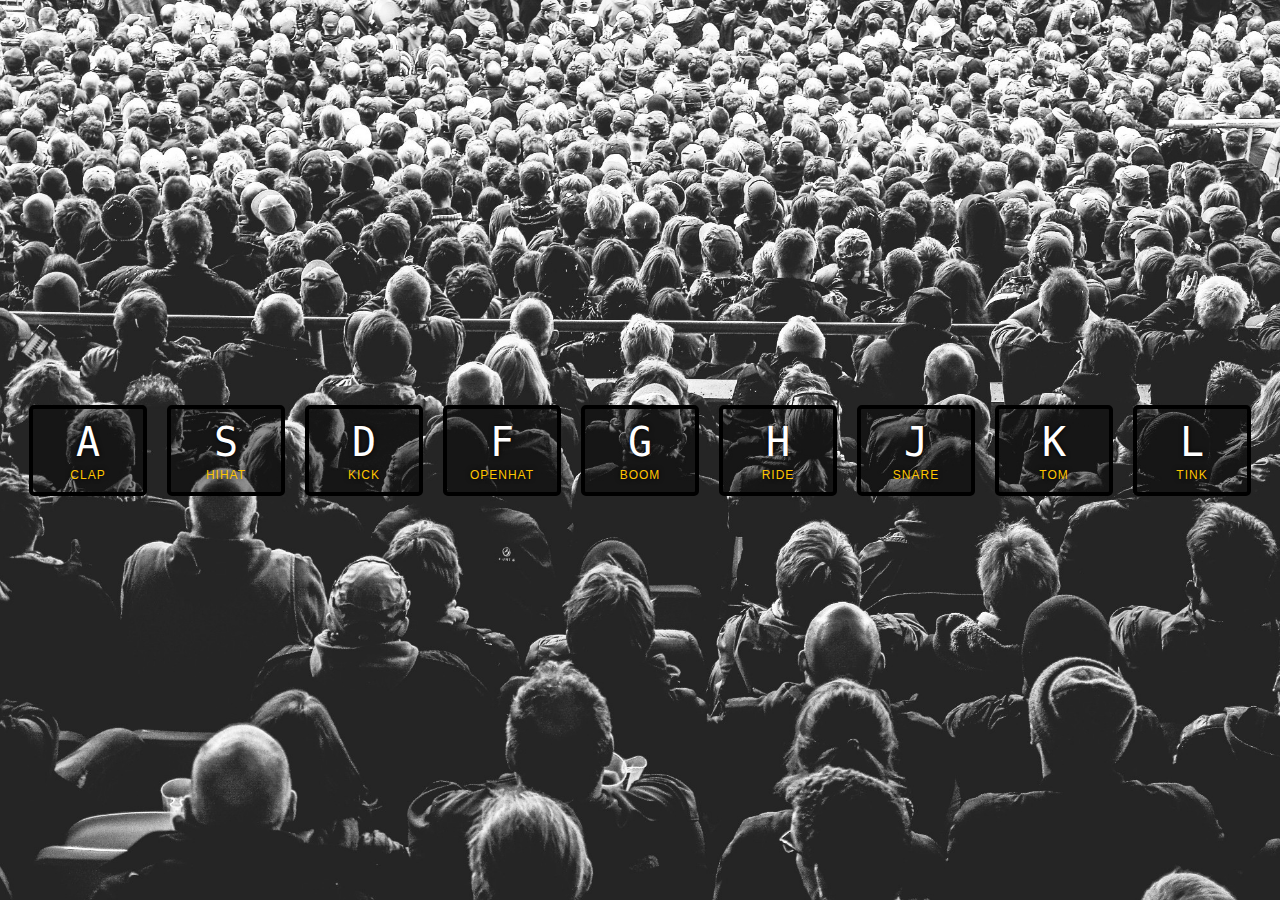
<file: Day1-Drum/index.html>
<!DOCTYPE html>
<html lang="en">
<head>
  <meta charset="UTF-8">
  <title>JS Drum Kit</title>
  <link rel="stylesheet" href="style.css">
  
</head>
<body>


  <div class="keys">
    <div data-key="65" class="key">
      <kbd>A</kbd>
      <span class="sound">clap</span>
    </div>
    <div data-key="83" class="key">
      <kbd>S</kbd>
      <span class="sound">hihat</span>
    </div>
    <div data-key="68" class="key">
      <kbd>D</kbd>
      <span class="sound">kick</span>
    </div>
    <div data-key="70" class="key">
      <kbd>F</kbd>
      <span class="sound">openhat</span>
    </div>
    <div data-key="71" class="key">
      <kbd>G</kbd>
      <span class="sound">boom</span>
    </div>
    <div data-key="72" class="key"> 
      <kbd>H</kbd>
      <span class="sound">ride</span>
    </div>
    <div data-key="74" class="key">
      <kbd>J</kbd>
      <span class="sound">snare</span>
    </div>
    <div data-key="75" class="key">
      <kbd>K</kbd>
      <span class="sound">tom</span>
    </div>
    <div data-key="76" class="key">
      <kbd>L</kbd>
      <span class="sound">tink</span>
    </div>
  </div>

  <audio data-key="65" src="sounds/clap.wav"></audio>
  <audio data-key="83" src="sounds/hihat.wav"></audio>
  <audio data-key="68" src="sounds/kick.wav"></audio>
  <audio data-key="70" src="sounds/openhat.wav"></audio>
  <audio data-key="71" src="sounds/boom.wav"></audio>
  <audio data-key="72" src="sounds/ride.wav"></audio>
  <audio data-key="74" src="sounds/snare.wav"></audio>
  <audio data-key="75" src="sounds/tom.wav"></audio>
  <audio data-key="76" src="sounds/tink.wav"></audio>

 <script>
    window.addEventListener('keydown', playSound);

    function playSound(e){
        //Get the keycode for each audio using the key attribute
        const audio=document.querySelector(`audio[data-key="${e.keyCode}"]`);
        const key=document.querySelector(`.key[data-key="${e.keyCode}"]`);

        // Stop the function from running if a key pressed is not listed in the keys above
        if(!audio) return;
        // REwind audio to start so that the key can play over and over again without delay
        audio.currentTime=0;
        audio.play(); // Playsound
        key.classList.add('playing'); //add css class effect


    };

    // Get all the keys and listen for a transition End
    const keys = document.querySelectorAll('.key');
      keys.forEach(key => key.addEventListener('transitionend',removeTransition));

    function removeTransition(e){
     if(e.propertyName !='transform') return  //That is skip it is the property name is not transform
     this.classList.remove('playing');

      };

          


</script>


</body>
</html>
</file>
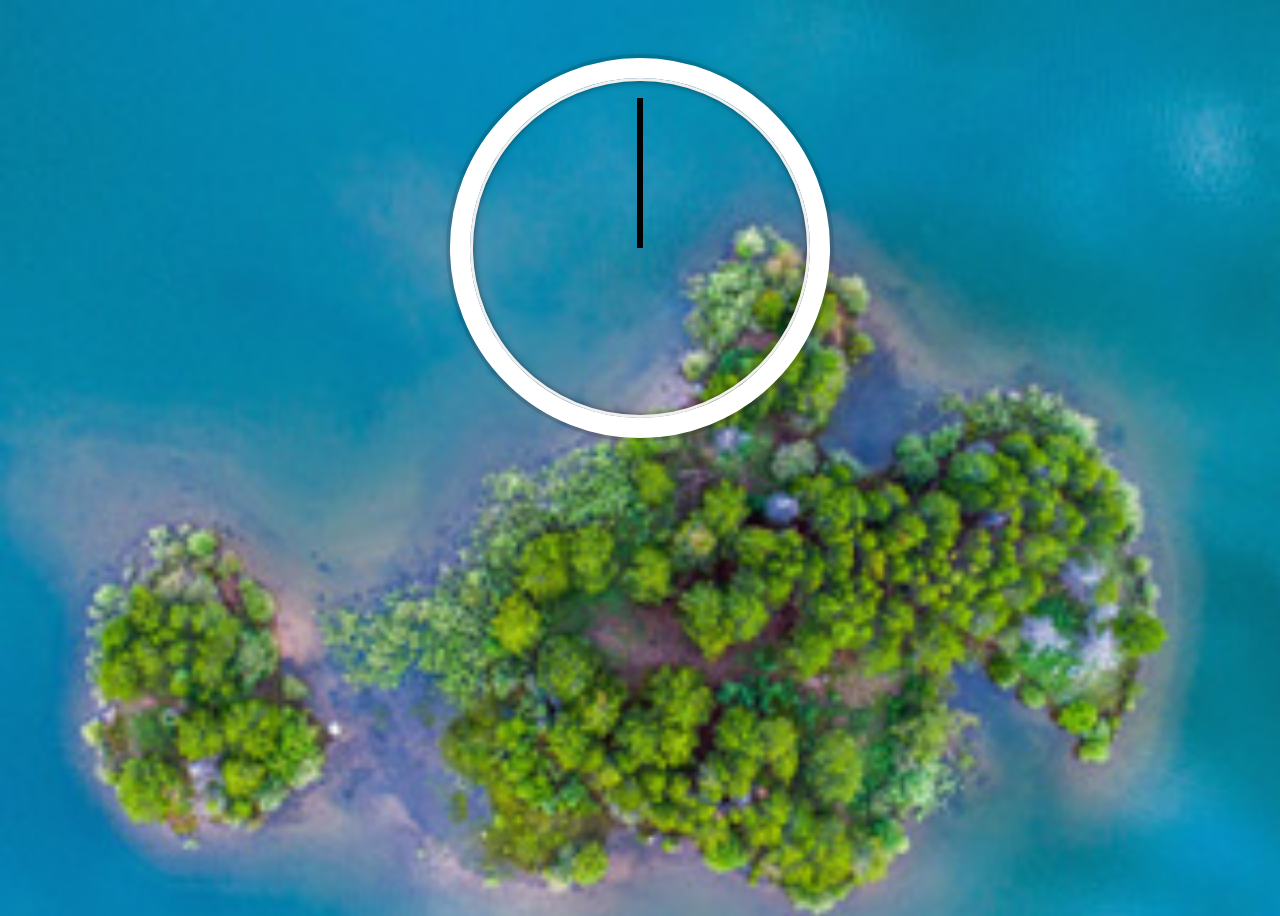
<file: Day2-CSS+JSClock/index.html>
<!DOCTYPE html>
<html lang="en">
<head>
    <meta charset="UTF-8">
    <meta http-equiv="X-UA-Compatible" content="IE=edge">
    <meta name="viewport" content="width=device-width, initial-scale=1.0">
    <title>CLOCK with Javascript and CSS</title>
   <link rel="stylesheet" href="style.css">
</head>
<body>
    <div class="clock">
        <div class="clock-face">
            <div class="hand hour-hand"></div>
            <div class="hand min-hand"></div>
            <div class="hand second-hand"></div>

        </div>

    </div>

    <script>
        function setDate(){
            const secondHand = document.querySelector('.second-hand');
            const minHand = document.querySelector('.min-hand');
            const hourHand = document.querySelector('.hour-hand');

            const now = new Date();
            
            const seconds = now.getSeconds(); // Get the the current seconds
            const secondsDegrees = ((seconds/60) * 360) + 90;  //make 60 seconds rotate 360
            secondHand.style.transform = `rotate(${secondsDegrees}deg)`;  //Get the hour hand and transform it with css style

            // FOR MINUTES
            const mins = now.getMinutes();
            const minsDegrees = ((mins / 60) * 360) + ((seconds/60)*6) + 90;
            minHand.style.transform = `rotate(${minsDegrees}deg)`;          
            
            // FOR hours
            const hour = now.getHours();
            const HoursDegress = ((hour / 12) * 360) + ((mins/60)*30) + 90;
            hourHand.style.transform = `rotate(${HoursDegress}deg)`;
        }
        
        setInterval(setDate,1000);
    </script>



    
</body>
</html>
</file>
<file: Day1-Drum/style.css>
html {
    font-size: 10px;
    background: url('./background.jpg') bottom center;
    background-size: cover;
  }
  
  body,html {
    margin: 0;
    padding: 0;
    font-family: sans-serif;
  }
  
  .keys {
    display: flex;
    flex: 1;
    min-height: 100vh;
    align-items: center;
    justify-content: center;
  }
  
  .key {
    border: .4rem solid black;
    border-radius: .5rem;
    margin: 1rem;
    font-size: 1.5rem;
    padding: 1rem .5rem;
    transition: all 0.07s ease;
    width: 10rem;
    text-align: center;
    color: white;
    background: rgba(0,0,0,0.4);
    text-shadow: 0 0 .5rem black;
  }
  
  .playing {
    transform: scale(1.1);
    border-color: #ffc600;
    box-shadow: 0 0 1rem #ffc600;
  }
  
  kbd {
    display: block;
    font-size: 4rem;
  }
  
  .sound {
    font-size: 1.2rem;
    text-transform: uppercase;
    letter-spacing: .1rem;
    color: #ffc600;
  }
</file>
<file: Day2-CSS+JSClock/style.css>
html {
    background: #bfc3c5 url('background.jpg');
    background-size: cover;
    font-family: Arial, Helvetica, sans-serif;
    text-align: center;
    font-size: 10px;

}
body{
    font-size: 2rem;
    display: flex;
    flex:1;
    min-height:100vh;
    text-align: center;
}

.clock{
    width: 30rem;
    height: 30rem;
    border: 20px solid white;
    border-radius: 50%;
    margin: 50px auto;
    position: relative;
    padding: 2rem;
    box-shadow: 0 0 0px 4px rgb(0,0,0,0.1),
    inset 0 0 0 3px #efefef,
    inset 0 0 10px black,
    0 0 10px rgb(0,0,0,0.2)

    ;
}

.clock-face{
    position: relative;
    width: 100%;
    height: 100%;
    transform: translateY(-3px); /* account for the height of the clock hand*/
}

.hand{
    width: 50%;
    height: 6px;
    background: black;
    position: absolute;
    top: 50%;
    transform-origin: 100%;
    transform: rotate(90deg);
    transition: all 0.4s;
    transition-timing-function: cubic-bezier(0.25, 1.26, 0.55, 0.95)
}
</file>
